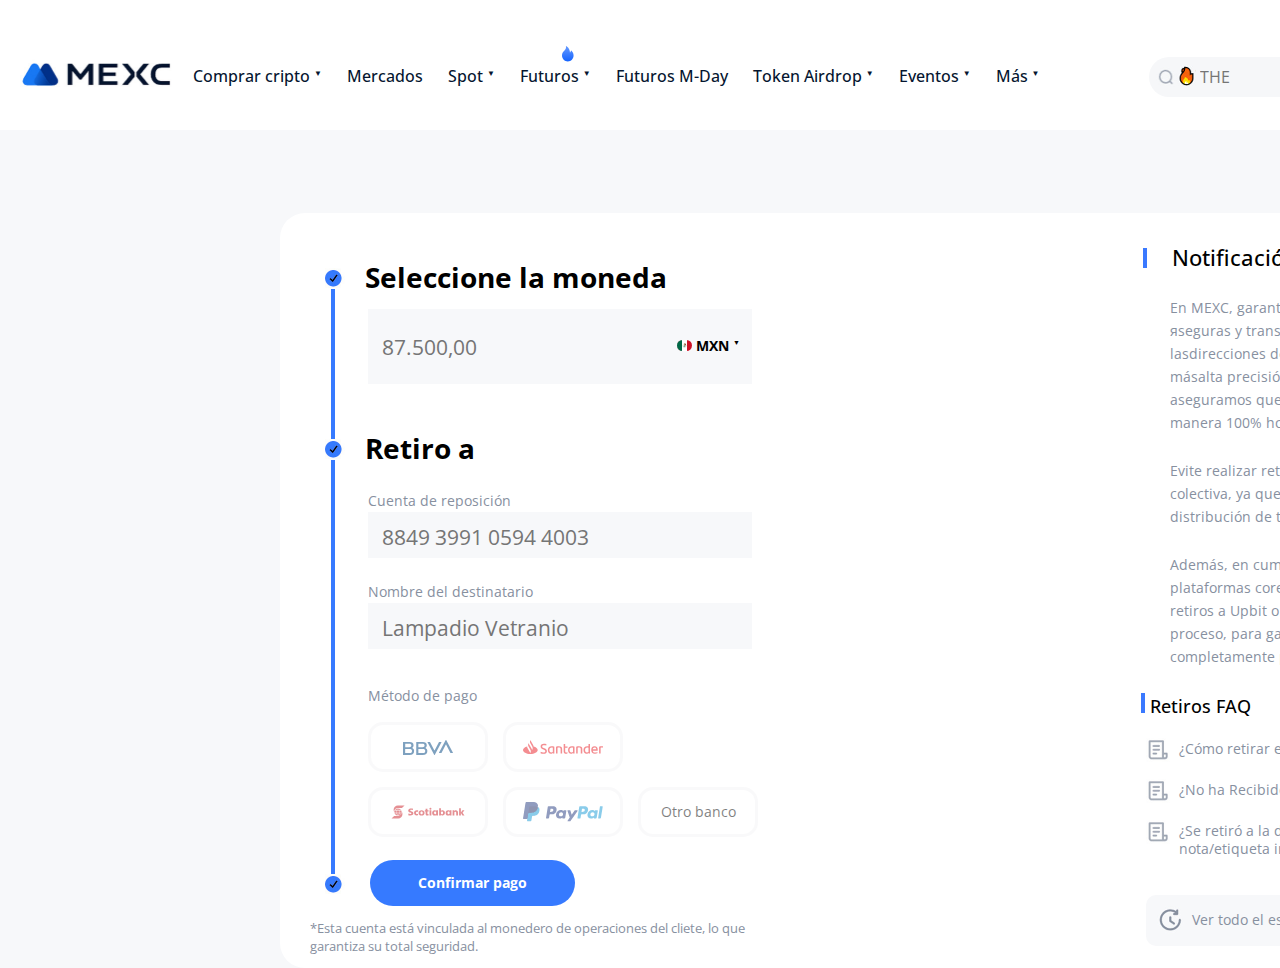
<file: mexc/index.html>
<!DOCTYPE html>
<html lang="es">
<head>
    <meta charset="UTF-8">
    <meta name="viewport" content="width=device-width, initial-scale=1.0">
    <link rel="preconnect" href="https://fonts.googleapis.com">
    <link rel="preconnect" href="https://fonts.gstatic.com" crossorigin>
    <link href="https://fonts.googleapis.com/css2?family=Open+Sans:ital,wght@0,300..800;1,300..800&display=swap" rel="stylesheet">
    <link rel="stylesheet" href="css/normalize.css">
    <link rel="stylesheet" href="css/style.css">
    <title>mexc</title>
</head>
<body>
    <header class="header">
        <div class="container">
            <nav class="nav">
                <a href="#" class="logo-link">
                    <img src="images/logo.jpg" alt="mexc logo" class="logo">
                </a>
                <ul class="menu">
                    <li class="menu-item">
                        <a href="#" class="menu-link arrow">
                            Comprar cripto
                        </a>
                    </li>
                    <li class="menu-item">
                        <a href="#" class="menu-link">
                            Mercados
                        </a>
                    </li>
                    <li class="menu-item">
                        <a href="#" class="menu-link arrow">
                            Spot
                        </a>
                    </li>
                    <li class="menu-item blue-fire">
                        <a href="#" class="menu-link arrow">
                            Futuros
                        </a>
                    </li>
                    <li class="menu-item">
                        <a href="#" class="menu-link">
                            Futuros M-Day
                        </a>
                    </li>
                    <li class="menu-item">
                        <a href="#" class="menu-link arrow">
                            Token Airdrop
                        </a>
                    </li>
                    <li class="menu-item">
                        <a href="#" class="menu-link arrow">
                            Eventos
                        </a>
                    </li>
                    <li class="menu-item">
                        <a href="#" class="menu-link arrow">
                            Más
                        </a>
                    </li>
                </ul>
                <ul class="menu-right">
                    <li class="menu-right__item search">
                        <div class="search-inner">
                            <a href="#" class="search-btn">
                                <img src="images/search-icon.jpg" alt="search icon" class="search-img">
                            </a>
                            <img src="images/red-fire-icon.jpg" alt="red fire icon" class="red-fire">
                            <input type="text" name="search-txt" placeholder="THE">
                        </div>
                    </li>
                    <li class="menu-right__item">
                        <a href="#" class="menu-right__link">
                            Depósito
                        </a>
                    </li>
                    <li class="menu-right__item">
                        <a href="#" class="menu-right__link">
                            Billetera
                        </a>
                    </li>
                    <li class="menu-right__item">
                        <a href="#" class="menu-right__link">
                            Órdenes
                        </a>
                    </li>
                    <li class="menu-right__item">
                        <a href="#" class="menu-right__link">
                            <img src="images/user-icon.jpg" alt="user icon">
                        </a>
                    </li>
                    <li class="menu-right__item income">
                        <a href="#" class="menu-right__link">
                            <img src="images/msg-icon.svg" alt="msg icon">
                            <span>9+</span>
                        </a>
                    </li>
                    <li class="menu-right__item">
                        <a href="#" class="menu-right__link">
                            <img src="images/download-icon.jpg" alt="download icon">
                        </a>
                    </li>
                    <li class="menu-right__item">
                        <a href="#" class="menu-right__link">
                            <img src="images/globe-icon.jpg" alt="globe icon">
                        </a>
                    </li>
                    <li class="menu-right__item">
                        <a href="#" class="menu-right__link">
                            <img src="images/day-icon.jpg" alt="day icon">
                        </a>
                    </li>
                </ul>
            </nav>
        </div>
    </header>
    <section class="output">
        <div class="container">
            <div class="output-inner">
                <div class="output-account">
                    <form action="#" class="output-form">
                        <h2 class="output-currency-title output-completed">
                            <span class="output-line">Seleccione la moneda</span>
                        </h2>
                        <div class="output-currency">
                            <input type="text" placeholder="87.500,00">
                            <a href="#" class="output-country arrow">
                                <img src="images/flag-mexico.svg" alt="flag mexico">
                                <span>MXN</span>
                            </a>
                        </div>
                        <h2 class="output-account-title output-completed"><span>Retiro a</span></h2>
                        <p>Cuenta de reposición</p>
                        <div class="output-wrapper">
                            <input type="text" placeholder="8849 3991 0594 4003">
                        </div>
                        <p>Nombre del destinatario</p>
                        <div class="output-wrapper">
                            <input type="text" placeholder="Lampadio Vetranio">
                        </div>
                        <p class="output-method">Método de pago</p>
                        <div class="output-bank-list">
                            <button type="button" class="output-scotiobank">
                                <span>Scotiobank</span>
                            </button>
                            <button type="button" class="output-paypal">
                                <span>PayPal</span>
                            </button>
                            <button type="button" class="output-otro-banco">
                                Otro banco
                            </button>
                            <button type="button" class="output-bbva">
                                <span>BBVA</span>
                            </button>
                            <button type="button" class="output-santander">
                                <span>Santander</span>
                            </button>
                        </div>
                        <button class="output-submit output-completed" type="submit"><span>Confirmar pago</span></button>
                    </form>
                    <p class="output-account-note">*Esta cuenta está vinculada al monedero de operaciones del cliete, lo que garantiza su total seguridad.</p>
                </div>
                <div class="output-info">
                    <div class="output-note">
                        <h2 class="output-note__title">
                            Notificación de Retiros
                        </h2>
                        <p>
                            En MEXC, garantizamos transacciones completamente яseguras y transparentes. Todos los retiros realizados a lasdirecciones de los usuarios son procesados con la másalta precisión y en un entorno totalmente onfiable. Le aseguramos que su transacción será manejada de manera 100% honesta y sin ningún tipo de riesgo.
                        </p>
                        <p>
                            Evite realizar retiros a direcciones ICO o de financiación colectiva, ya que MEXC no se hará responsable de la distribución de tokens futuros que pueda recibir.
                        </p>
                        <p>
                            Además, en cumplimiento con las nuevas normativas de plataformas coreanas, le recomendamos no realizar retiros a Upbit o Coinone hasta que se complete el proceso, para garantizar que sus activos estén completamente protegidos.
                        </p>
                    </div>
                    <div class="output-faq">
                        <div class="output-faq__inner">
                            <h2 class="output-faq__title">Retiros FAQ</h2>
                            <a href="#" class="output-faq__more">Ver más</a>
                        </div>
                        <p>
                            <span class="page-icon"></span>
                            ¿Cómo retirar en MEXC?
                        </p>
                        <p>
                            <span class="page-icon"></span>
                            ¿No ha Recibido el Retiro?
                        </p>
                        <p>
                            <span class="page-icon"></span>
                            ¿Se retiró a la dirección ncorrecta o se completó la nota/etiqueta incorrecta?
                        </p>
                        <div class="output-faq__all">
                            <img class="output-faq__clock" src="images/clock-icon.jpg" alt="clock icon">
                            <span>
                                Ver todo el estado de depósito y retiro
                            </span>
                            <a href="#">
                                <img class="output-faq__arrow" src="images/arrow-icon.jpg" alt="arrow icon">
                            </a>
                        </div>
                    </div>
                </div>
            </div>
        </div>
    </section>

</body>
</html>
</file>
<file: mexc/css/style.css>
/* basis */
a{
    text-decoration: none;
    color: inherit;
}
ul{
    margin: 0;
    padding: 0;
    list-style-type: none;
}
.container{
    width: 1885px;
    padding: 0 10px;
    margin: 0 auto;
}
body{
    font-family: "Open Sans", san-serif;
    font-weight: 400;
    font-size: 14px;
    line-height: 18px;
    color: #87909f;
    background-color: #f7f8fa;
}
/* header */
.header{
    min-width: 1885px;
    background-color: #fff;
}
.nav{
    display: flex;
    font-weight: 500;
    font-size: 16px;
    line-height: 20px;
    color: #05152f;
    padding-top: 55px;
    padding-bottom: 30px;
    align-items: center;
}
.logo{
    width: 155px;
    margin-left: 10px;
}
.menu{
    display: flex;
    margin-left: 18px;
}
.menu-item{
    padding-right: 25px;
}
.arrow::after{
    position: relative;
    content: '\25BC';
    font-size: 50%;
    top: -6px;
    left: 0;
}
.blue-fire{
    position: relative;
}
.blue-fire a::before{
    position: absolute;
    content: "";
    background-image: url('../images/blue-fire-icon.svg');
    top: -20px;
    left: 42px;
    width: 12px;
    height: 16px;
    background-repeat: no-repeat;
    background-position: 0;
}
.income{
    position: relative;
}
.income span{
    background-color: #FE4253;
    padding: 1px 5px;
    border-radius: 10px;
    color: #fff;
    position: absolute;
    top: -1px;
    left: 34px;
    font-size: 13px;
    line-height: 17px;
}
.search-inner{
    background-color: #F6F7F9;
    border-radius: 20px;
    width: 187px;
    height: 40px;
}
.search-btn .search-img{
    position: relative;
    top: 3px;
    left: 6px;
    height: 23px;
    width: 23px;
}
.search input{
    position: relative;
    top: -3px;
    left: -2px;
    border: none;
    background-color: #F6F7F9;
    width: 110px;
    outline-style: none;
}
.search .red-fire{
    width: 20px;
    height: 29px;
    position: relative;
    top: 4px;
}
.search{
    padding-right: 10px;
}
.menu-right li:nth-child(9){
    padding-left: 10px;
}
.menu-right li:nth-child(8){
    padding-left: 10px;
}
.menu-right li:nth-child(7){
    padding-left: 10px;
}
.menu-right li:nth-child(6){
    padding-left: 27px;
}
.menu-right li:nth-child(5){
    padding-left: 15px;
}
.menu-right li:nth-child(4){
    padding-left: 15px;
}
.menu-right li:nth-child(3){
    padding-left: 20px;
}
.menu-right li:nth-child(3){
    padding-left: 20px;
}
.menu-right li:nth-child(2){
    padding-left: 20px;
    padding: 10px 20px 9px 60px;
    background-color: #357aff;
    border-radius: 25px;
    color: #fff;
    background-image: url('../images/present-icon.jpg');
    background-repeat: no-repeat;
    background-position: 20px 1px;
    background-size: 30px 30px;
}
.menu-right li:nth-child(5) img,
.menu-right li:nth-child(6) img,
.menu-right li:nth-child(7) img,
.menu-right li:nth-child(8) img,
.menu-right li:nth-child(9) img{
    width: 29px;
    height: 29px;
}
.menu-right{
    display: flex;
    margin-left: auto;
    margin-right: 20px;
    align-items: center;
}
.menu-right img{
    height: 30px;
    width: 30px;
}
/* section output */
.output{
    margin-top: 83px;
}
.output .container{
    padding: 0;
}
.output-inner{
    width: 1325px;
    margin: 0 auto;
    background-color: #fff;
    border-radius: 25px;
    display: flex;
    justify-content: space-between;
}
/* block output-account */
.output-currency-title,
.output-account-title{
    color: #000;
    font-size: 28px;
    margin-top: 55px;
    margin-left: 85px;
}
.output-account-title{
    margin-bottom: 35px;
}
.output-currency input,
.output-wrapper input{
    font-size: 21px;
    border: none;
    background-color: #F7F8FA;
    outline-style: none;
}
.output-wrapper input{
    width: 350px;
}
.output-currency input{
    width: 260px;
}
.output-country img{
    width: 15px;
    height: 11px;
    border-radius: 10px;
}
.output-country span{
    color: #000;
    font-weight: 700;
}
.output-country.arrow{
    color: #000;
    margin-right: 12px;
}
.output-currency{
    display: flex;
    justify-content: space-between;
    align-items: center;
}
.output-currency,
.output-wrapper{
    margin-left: 88px;
    padding: 25px 0px 24px 12px;
    margin-right: 28px;
    background-color: #F7F8FA;
}
.output-wrapper{
    padding: 12px 0px 8px 12px;
    margin-bottom: 25px;
}
.output-submit{
    margin-left: 90px;
    padding: 15px 48px 15px 48px;
    border-radius: 25px;
    background-color: #367AFF;
    color: #fff;
    border: none;
    cursor: pointer;
    font-weight: 700;
}
.output-completed{
    position: relative;
}
.output-completed span::after{
    position: absolute;
    content: "";
    background-image: url('../images/checked-icon.jpg');
    top: 0px;
    left: -44px;
    width: 25px;
    height: 21px;
    background-repeat: no-repeat;
    background-position: 0;
    background-size: contain;
}
.output-submit.output-completed span::after{
    top: 14px;
    left: -49px;
}
.output-line::before{
    position: absolute;
    content: "";
    border: 2px solid #367AFF;
    top: 6px;
    left: -34px;
    height: 615px;
    display: block;
}
.output-form p{
    margin-left: 88px;
    margin-bottom: 2px;
}
.output-account-note{
    margin-left: 30px;
    font-size: 13px;
}
.output-account{
    width: 500px;
}
.output-method{
    margin-top: 38px;
}
.output-bank-list{
    display: flex;
    align-content: space-between;
    flex-wrap: wrap-reverse;
    gap: 15px 15px;
    margin-left: 88px;
    padding-top: 15px;
    margin-bottom: 23px;
}
.output-bank-list button{
    width: 120px;
    height: 50px;
    border-radius: 15px;
    background-color: #fff;
    border: 3px solid #F5F5F7;
    cursor: pointer;
    background-repeat: no-repeat;
    background-position: center;
    background-size: 80px auto;
    opacity: 0.5;
}
.output-bank-list span{
    display: none;
}
.output-bank-list .output-bbva{
    background-image: url('../images/bbva.svg');
    background-size: 50px auto;
}
.output-santander{
    background-image: url('../images/santander.svg');
}
.output-scotiobank{
    background-image: url('../images/scotiabank.svg');
}
.output-paypal{
    background-image: url('../images/paypal.svg');
}
/* block output-info */
.output-info{
    width: 500px;
}
.output-note{
    position: relative;
}
.output-note__title{
    color: #000;
    font-size: 22px;
    margin-top: 35px;
    margin-left: 67px;
    margin-bottom: 30px;
    padding-right: 15px;
    font-weight: 500;
}
.output-note__title::before,
.output-faq__title::before{
    position: absolute;
    content: "";
    border: 2px solid #3A79FF;
    height: 16px;
    display: block;
}
.output-note__title::before{
    top: 0px;
    left: 38px;
}
.output-faq__title::before{
    top: 11px;
    left: -9px;
}
.output-note p{
    padding-left: 65px;
    padding-right: 45px;
    margin-bottom: 25px;
    font-size: 14px;
    line-height: 23px;
}
.output-note p:last-child{
    margin-bottom: 14px;
}
.output-faq__inner{
    display: flex;
    justify-content: space-between;
    align-items: center;
    margin-left: 45px;
    margin-right: 60px;
    position: relative;
}
.output-faq__title{
    color: #000;
    font-size: 18px;
    font-weight: 500;
}
.output-faq__more{
    color: #3A79FF;
}
.output-faq p{
    margin-left: 74px;
    margin-top: 10px;
    margin-bottom: 23px;
    margin-right: 15px;
    position: relative;
}
.page-icon::before{
    position: absolute;
    content: "";
    background-image: url('../images/page-icon.jpg');
    top: -2px;
    left: -33px;
    width: 25px;
    height: 24px;
    background-size: contain;
    background-repeat: no-repeat;
    background-position: 0px 0px;
}
.output-faq__all{
    background-color: #F7F8FA;
    border-radius: 10px;
    margin-top: 37px;
    margin-left: 41px;
    margin-right: 57px;
    padding: 11px;
    display: flex;
    align-items: center;
}
.output-faq__clock{
    width: 28px;
    height: 28px;
    margin-right: 7px;
}
.output-faq__all a{
    margin-right: -6px;
    margin-left: auto;
}
.output-faq__arrow{
    width: 28px;
    height: 25px;
}
</file>
